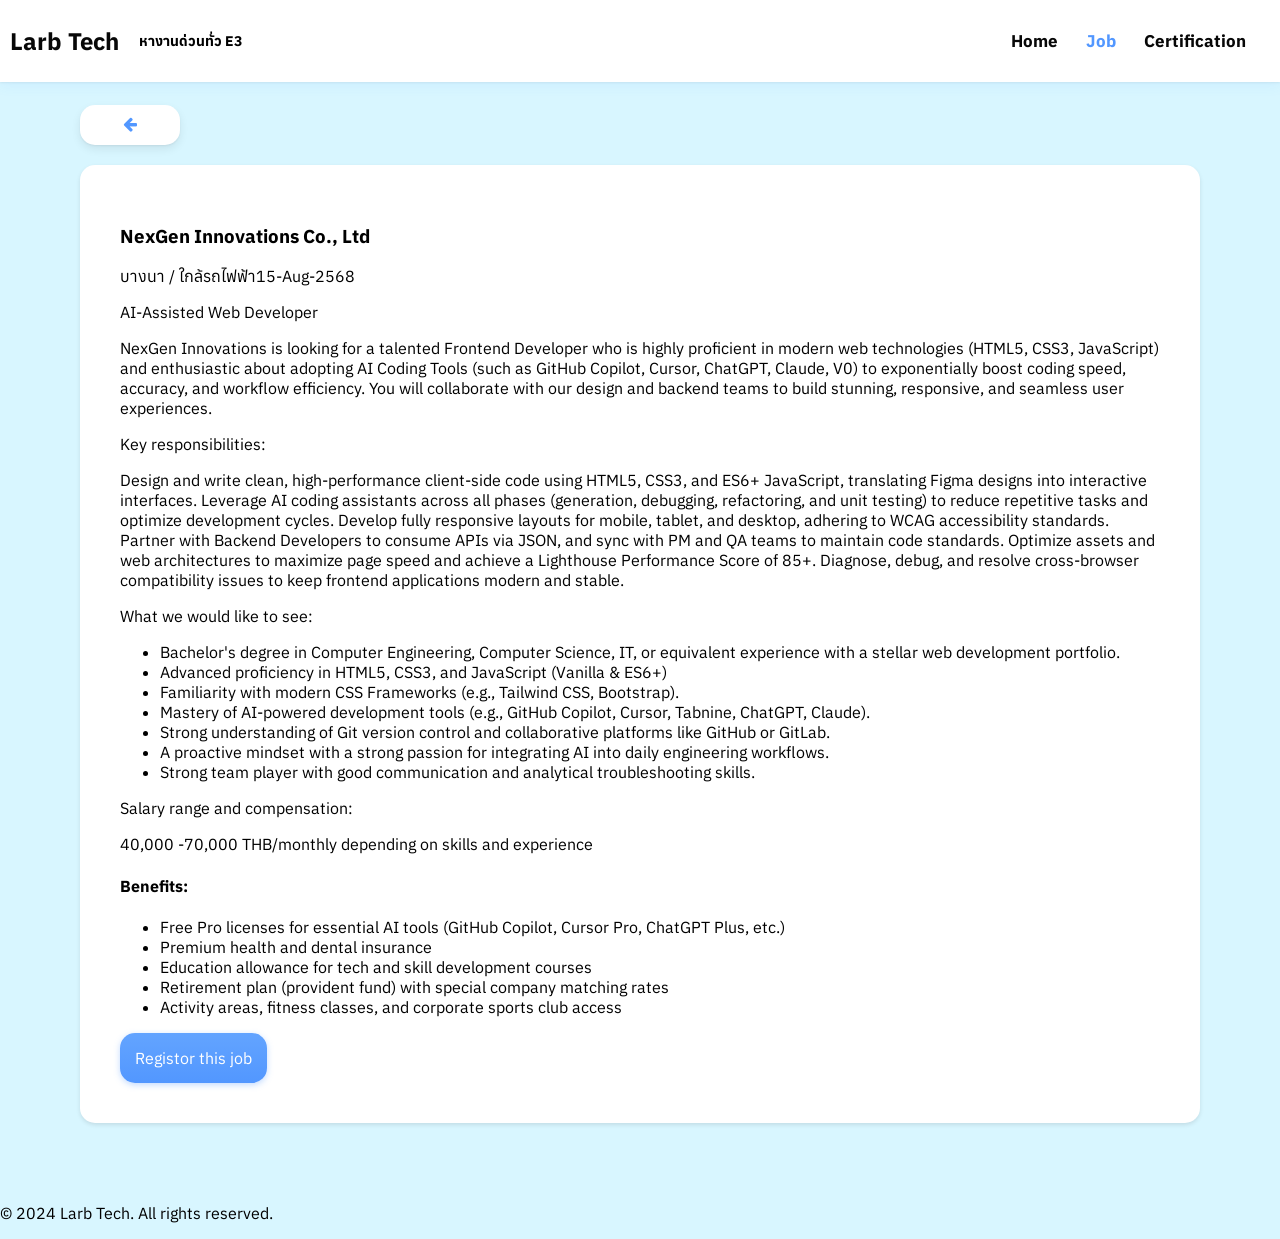
<file: job-details.html>
<!doctype html>
<html>
  <head>
    <meta charset="UTF-8" />
    <title>Larb Tech</title>
    <link rel="stylesheet" href="css\style.css" />
    <link rel="preconnect" href="https://fonts.googleapis.com" />
    <link rel="preconnect" href="https://fonts.gstatic.com" crossorigin />
    <link
      href="https://fonts.googleapis.com/css2?family=Anuphan:wght@100..700&display=swap"
      rel="stylesheet"
    />
    <link rel="stylesheet" href="https://cdnjs.cloudflare.com/ajax/libs/font-awesome/4.7.0/css/font-awesome.min.css">


  <body>
    
    <div class="header">
      <h1 class="page-title">Larb Tech</h1>
      <h3 class="page-subtitle">หางานด่วนทั่ว E3</h3>
      <div class="topnav">
        <a class="active" href="index.html">Home</a>
        <a class="job" href="job.html">Job</a>
        <a class="cert" href="cert.html">Certification</a>
      </div>
    </div>
    <div class="goback-btn-container">
      <button class="goback-btn" onclick="location.href='job.html'">
        <i class="fa fa-arrow-left" aria-hidden="true"></i>
      </button>
    </div>
    <div class="job-details-container">
    <div class="job-det-header">
    <h3>NexGen Innovations Co., Ltd</h3>
    <p>บางนา / ใกล้รถไฟฟ้า15-Aug-2568</p>
    </div>
    
    <p>AI-Assisted Web Developer</p>

    <a
      >NexGen Innovations is looking for a talented Frontend Developer who is
      highly proficient in modern web technologies (HTML5, CSS3, JavaScript) and
      enthusiastic about adopting AI Coding Tools (such as GitHub Copilot,
      Cursor, ChatGPT, Claude, V0) to exponentially boost coding speed,
      accuracy, and workflow efficiency. You will collaborate with our design
      and backend teams to build stunning, responsive, and seamless user
      experiences.</a
    >

    <p>Key responsibilities:</p>
    <a
      >Design and write clean, high-performance client-side code using HTML5,
      CSS3, and ES6+ JavaScript, translating Figma designs into interactive
      interfaces.</a
    >
    <a>
      Leverage AI coding assistants across all phases (generation, debugging,
      refactoring, and unit testing) to reduce repetitive tasks and optimize
      development cycles.
    </a>

    <a>
      Develop fully responsive layouts for mobile, tablet, and desktop, adhering
      to WCAG accessibility standards.
    </a>

    <a>
      Partner with Backend Developers to consume APIs via JSON, and sync with PM
      and QA teams to maintain code standards.
    </a>

    <a>
      Optimize assets and web architectures to maximize page speed and achieve a
      Lighthouse Performance Score of 85+.
    </a>

    <a>
      Diagnose, debug, and resolve cross-browser compatibility issues to keep
      frontend applications modern and stable.
    </a>

    <p>What we would like to see:</p>
    <ul>
      <li>
        Bachelor's degree in Computer Engineering, Computer Science, IT, or equivalent experience with a stellar
web development portfolio.
      </li>
      <li>
        Advanced proficiency in HTML5, CSS3, and JavaScript (Vanilla & ES6+)
      </li>
      <li>
        Familiarity with modern CSS Frameworks (e.g., Tailwind CSS, Bootstrap).
      </li>
      <li>
        Mastery of AI-powered development tools (e.g., GitHub Copilot, Cursor, Tabnine, ChatGPT, Claude).
      </li>
      <li>
        Strong understanding of Git version control and collaborative platforms like GitHub or GitLab.
      </li>
      <li>
        A proactive mindset with a strong passion for integrating AI into daily engineering workflows.
      </li>
      <li>
        Strong team player with good communication and analytical troubleshooting skills.

      </li>
    </ul>
    <p>Salary range and compensation:</p>
    <a>40,000 -70,000 THB/monthly depending on skills and experience</a>
    <h4>Benefits:</h4>
    <ul>
      <li>
        Free Pro licenses for essential AI tools (GitHub Copilot, Cursor Pro, ChatGPT Plus, etc.)
      </li>
      <li>Premium health and dental insurance</li>
      <li>Education allowance for tech and skill development courses</li>
      <li>Retirement plan (provident fund) with special company matching rates</li>
      <li>Activity areas, fitness classes, and corporate sports club access</li>
    </ul>

    <div class="job-regis-container">
      <button class="job-regis">
        Registor this job
      </button>

    </div>

    </div>
  </body>
  <footer>
    <p>© 2024 Larb Tech. All rights reserved.</p>
  </footer>
</html>
</file>
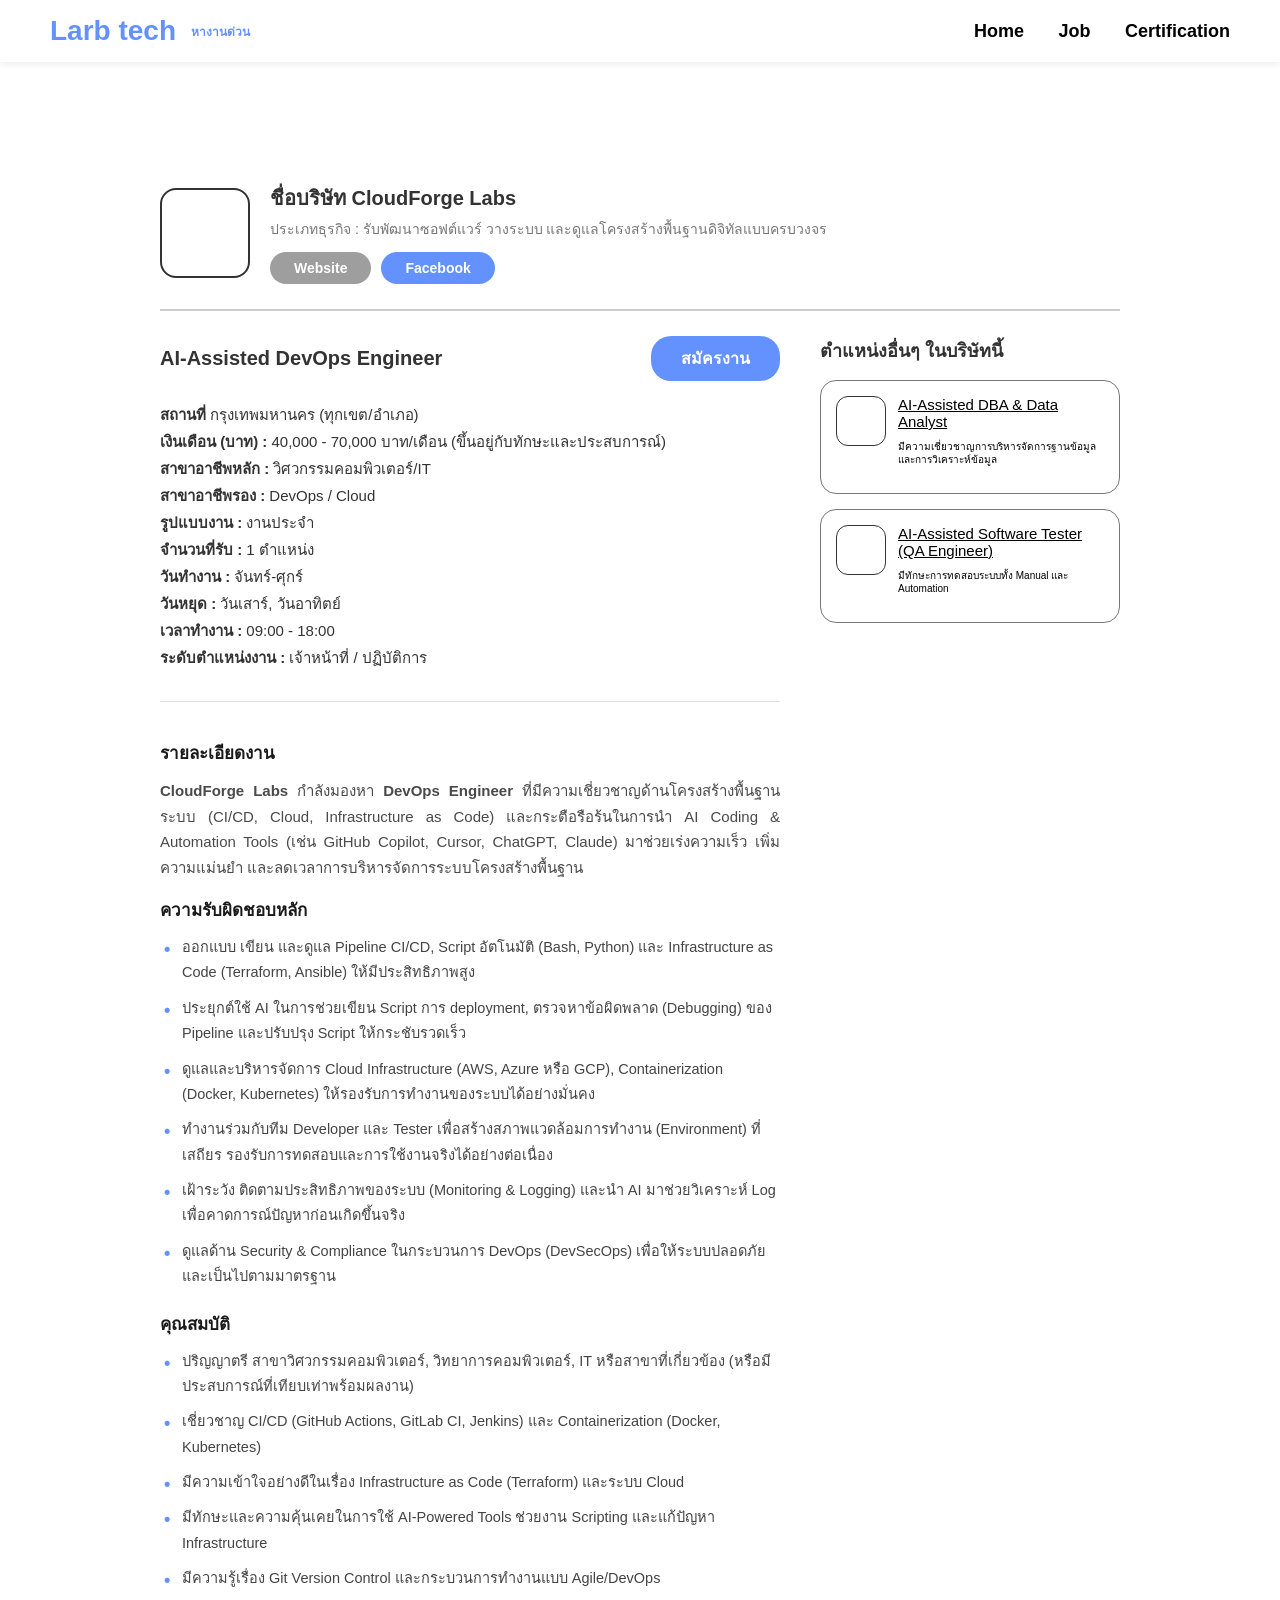
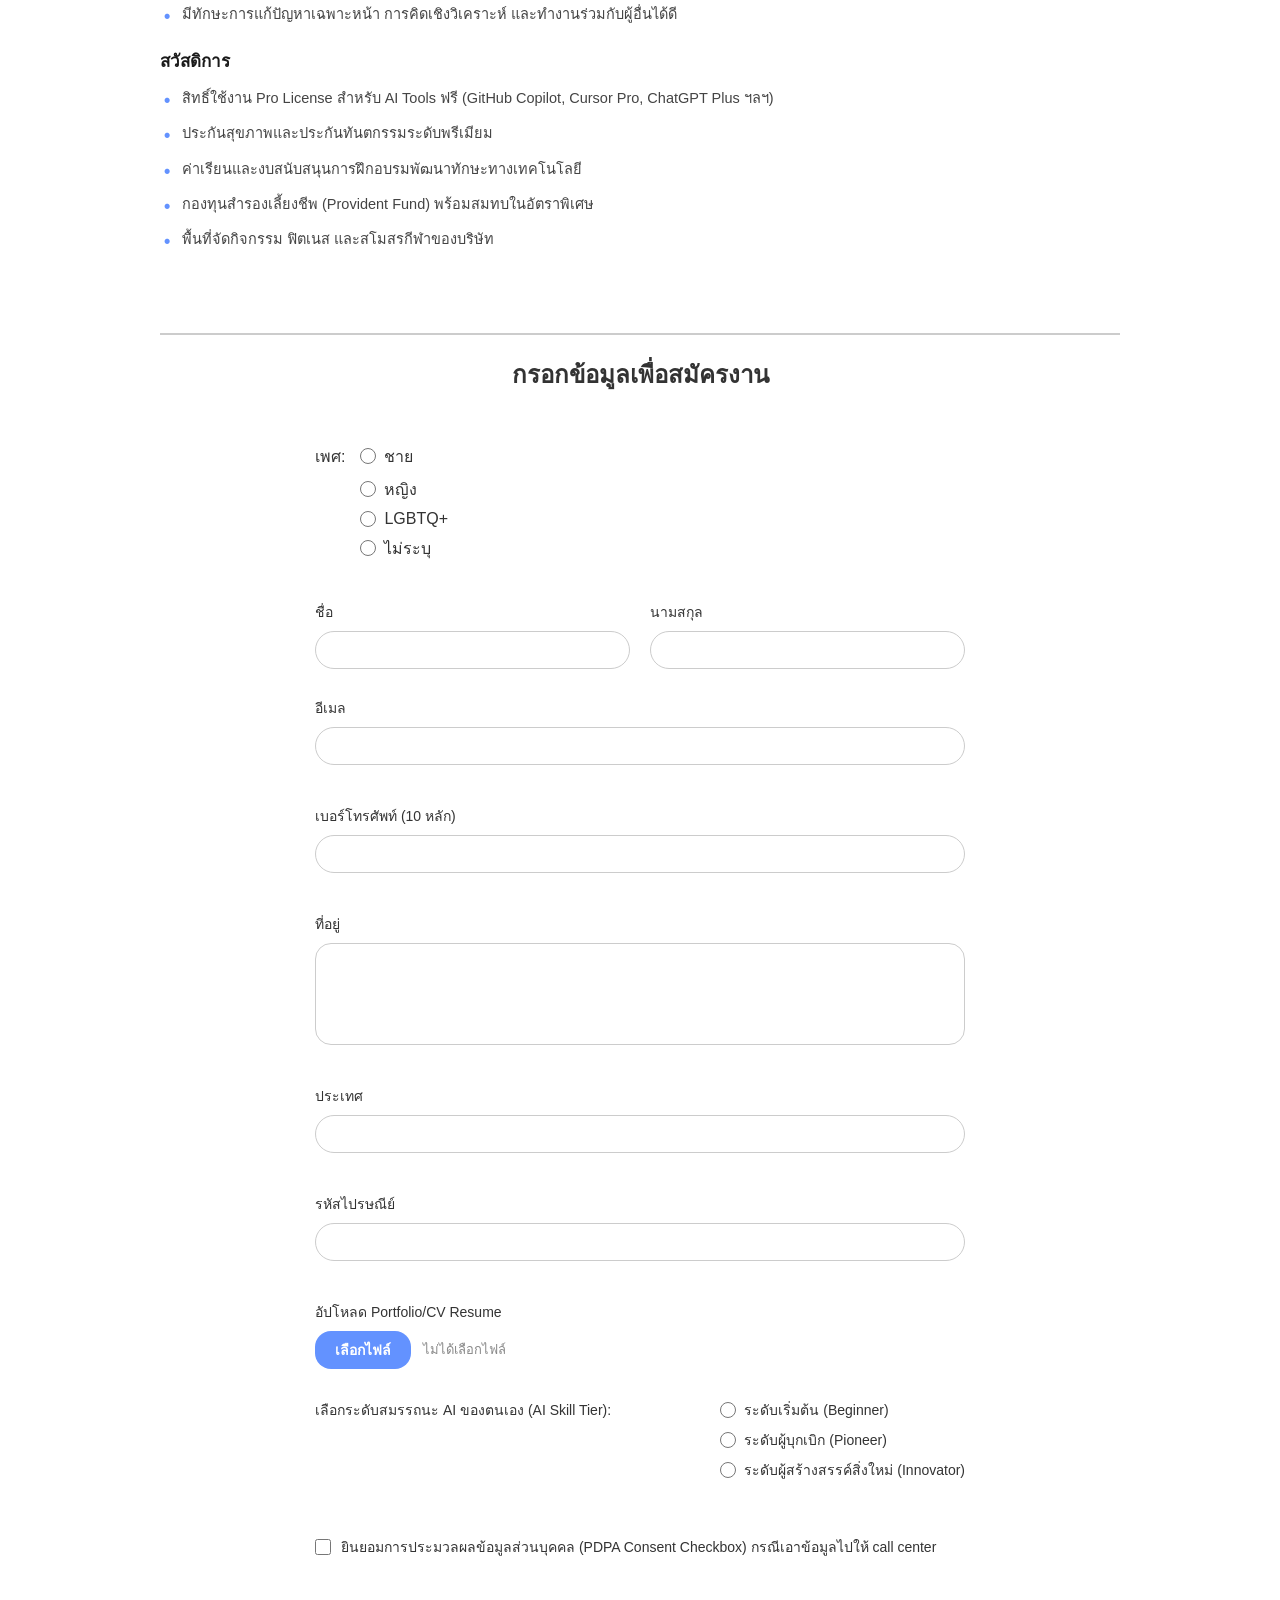
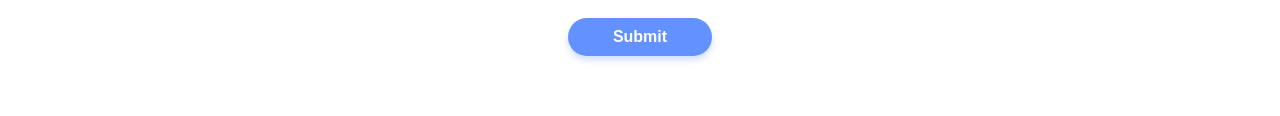
<file: job_desc.html>
<!doctype html>
<html lang="th">
  <head>
    <meta charset="UTF-8" />
    <meta name="viewport" content="width=device-width, initial-scale=1.0" />
    <title>Larb Tech - Job Detail</title>
    <link rel="stylesheet" href="/css/styles.css" />
  </head>
  <body>
    <!-- Navbar -->
    <header class="navbar">
      <div class="logo_group">
        <span class="logo">Larb tech</span>
        <span class="sub_logo">หางานด่วน<br /></span>
      </div>
      <nav class="nav_links">
        <a href="index.html">Home</a>
        <a href="job.html">Job</a>
        <a href="cert.html">Certification</a>
      </nav>
    </header>

    <!-- Main Container -->
    <main class="container">
      <!-- Header ส่วนข้อมูลบริษัท -->
      <section class="company_header">
        <div class="company_logo"></div>
        <div class="company_info">
          <h2>ชื่อบริษัท CloudForge Labs</h2>
          <p class="company_type">
            ประเภทธุรกิจ : รับพัฒนาซอฟต์แวร์ วางระบบ
            และดูแลโครงสร้างพื้นฐานดิจิทัลแบบครบวงจร
          </p>
          <div class="btn_group">
            <a
              href="https://www.youtube.com/watch?v=dQw4w9WgXcQ"
              class="btn btn_gray"
              >Website</a
            >
            <a
              href="https://www.facebook.com/watch/?v=768022441282399"
              class="btn btn_blue"
              >Facebook</a
            >
          </div>
        </div>
      </section>

      <hr class="divider" />

      <!-- ส่วนรายละเอียดงาน -->
      <div class="content_grid">
        <section>
          <div class="job_title_row">
            <h1>AI-Assisted DevOps Engineer</h1>
            <a href="#_form" class="btn btn_apply">สมัครงาน</a>
          </div>

          <ul class="job_info_list">
            <li><strong>สถานที่ </strong> กรุงเทพมหานคร (ทุกเขต/อำเภอ)</li>
            <li>
              <strong>เงินเดือน (บาท) :</strong> 40,000 - 70,000 บาท/เดือน
              (ขึ้นอยู่กับทักษะและประสบการณ์)
            </li>
            <li><strong>สาขาอาชีพหลัก :</strong> วิศวกรรมคอมพิวเตอร์/IT</li>
            <li><strong>สาขาอาชีพรอง :</strong> DevOps / Cloud</li>
            <li><strong>รูปแบบงาน :</strong> งานประจำ</li>
            <li><strong>จำนวนที่รับ :</strong> 1 ตำแหน่ง</li>
            <li><strong>วันทำงาน :</strong> จันทร์-ศุกร์</li>
            <li><strong>วันหยุด :</strong> วันเสาร์, วันอาทิตย์</li>
            <li><strong>เวลาทำงาน :</strong> 09:00 - 18:00</li>
            <li><strong>ระดับตำแหน่งงาน :</strong> เจ้าหน้าที่ / ปฏิบัติการ</li>
          </ul>

          <div class="job_detail_body">
            <h3>รายละเอียดงาน</h3>
            <p>
              <b>CloudForge Labs</b> กำลังมองหา <b>DevOps Engineer</b>
              ที่มีความเชี่ยวชาญด้านโครงสร้างพื้นฐานระบบ (CI/CD, Cloud,
              Infrastructure as Code) และกระตือรือร้นในการนำ AI Coding &
              Automation Tools (เช่น GitHub Copilot, Cursor, ChatGPT, Claude)
              มาช่วยเร่งความเร็ว เพิ่มความแม่นยำ
              และลดเวลาการบริหารจัดการระบบโครงสร้างพื้นฐาน
            </p>

            <h3>ความรับผิดชอบหลัก</h3>
            <ul>
              <li>
                ออกแบบ เขียน และดูแล Pipeline CI/CD, Script อัตโนมัติ (Bash,
                Python) และ Infrastructure as Code (Terraform, Ansible)
                ให้มีประสิทธิภาพสูง
              </li>
              <li>
                ประยุกต์ใช้ AI ในการช่วยเขียน Script การ deployment,
                ตรวจหาข้อผิดพลาด (Debugging) ของ Pipeline และปรับปรุง Script
                ให้กระชับรวดเร็ว
              </li>
              <li>
                ดูแลและบริหารจัดการ Cloud Infrastructure (AWS, Azure หรือ GCP),
                Containerization (Docker, Kubernetes)
                ให้รองรับการทำงานของระบบได้อย่างมั่นคง
              </li>
              <li>
                ทำงานร่วมกับทีม Developer และ Tester
                เพื่อสร้างสภาพแวดล้อมการทำงาน (Environment) ที่เสถียร
                รองรับการทดสอบและการใช้งานจริงได้อย่างต่อเนื่อง
              </li>
              <li>
                เฝ้าระวัง ติดตามประสิทธิภาพของระบบ (Monitoring & Logging) และนำ
                AI มาช่วยวิเคราะห์ Log เพื่อคาดการณ์ปัญหาก่อนเกิดขึ้นจริง
              </li>
              <li>
                ดูแลด้าน Security & Compliance ในกระบวนการ DevOps (DevSecOps)
                เพื่อให้ระบบปลอดภัยและเป็นไปตามมาตรฐาน
              </li>
            </ul>

            <h3>คุณสมบัติ</h3>
            <ul>
              <li>
                ปริญญาตรี สาขาวิศวกรรมคอมพิวเตอร์, วิทยาการคอมพิวเตอร์, IT
                หรือสาขาที่เกี่ยวข้อง (หรือมีประสบการณ์ที่เทียบเท่าพร้อมผลงาน)
              </li>
              <li>
                เชี่ยวชาญ CI/CD (GitHub Actions, GitLab CI, Jenkins) และ
                Containerization (Docker, Kubernetes)
              </li>
              <li>
                มีความเข้าใจอย่างดีในเรื่อง Infrastructure as Code (Terraform)
                และระบบ Cloud
              </li>
              <li>
                มีทักษะและความคุ้นเคยในการใช้ AI-Powered Tools ช่วยงาน Scripting
                และแก้ปัญหา Infrastructure
              </li>
              <li>
                มีความรู้เรื่อง Git Version Control และกระบวนการทำงานแบบ
                Agile/DevOps
              </li>
              <li>
                มีทักษะการแก้ปัญหาเฉพาะหน้า การคิดเชิงวิเคราะห์
                และทำงานร่วมกับผู้อื่นได้ดี
              </li>
            </ul>

            <h3>สวัสดิการ</h3>
            <ul>
              <li>
                สิทธิ์ใช้งาน Pro License สำหรับ AI Tools ฟรี (GitHub Copilot,
                Cursor Pro, ChatGPT Plus ฯลฯ)
              </li>
              <li>ประกันสุขภาพและประกันทันตกรรมระดับพรีเมียม</li>
              <li>ค่าเรียนและงบสนับสนุนการฝึกอบรมพัฒนาทักษะทางเทคโนโลยี</li>
              <li>
                กองทุนสำรองเลี้ยงชีพ (Provident Fund) พร้อมสมทบในอัตราพิเศษ
              </li>
              <li>พื้นที่จัดกิจกรรม ฟิตเนส และสโมสรกีฬาของบริษัท</li>
            </ul>
          </div>
        </section>

        <!-- ฝั่งด้านขวาของ page -->
        <section>
          <div>
            <aside class="sidebar">
              <h3>ตำแหน่งอื่นๆ ในบริษัทนี้</h3>
              <div class="job_card">
                <div class="job_card_logo"></div>
                <div class="job_card_title">
                  <a href="#">AI-Assisted DBA & Data Analyst</a>
                  <p class="job_card_description">
                    มีความเชี่ยวชาญการบริหารจัดการฐานข้อมูลและการวิเคราะห์ข้อมูล
                  </p>
                </div>
              </div>
            </aside>

            <aside class="sidebar">
              <div class="job_card">
                <div class="job_card_logo"></div>
                <div class="job_card_title">
                  <a href="#">AI-Assisted Software Tester (QA Engineer)</a>
                  <p class="job_card_description">
                    มีทักษะการทดสอบระบบทั้ง Manual และ Automation
                  </p>
                </div>
              </div>
            </aside>
          </div>
        </section>
      </div>
      <!-- ส่วนแบบฟอร์มสมัครงาน -->
      <section class="form_section" id="_form">
        <h2 class="form_title">กรอกข้อมูลเพื่อสมัครงาน</h2>

        <form class="form_form" id="signupForm">
          <div class="sex_group">
            <label class="radio_label">เพศ:</label>
            <div class="radio_option">
              <label class="radio_item">
                <input type="radio" id="male" name="gender" />
                <span>ชาย</span>
              </label>
              <label class="radio_item">
                <input type="radio" id="female" name="gender" />
                <span>หญิง</span>
              </label>
              <label class="radio_item">
                <input type="radio" id="lgbt" name="gender" />
                <span>LGBTQ+</span>
              </label>
              <label class="radio_item">
                <input type="radio" id="none" name="gender" />
                <span>ไม่ระบุ</span>
              </label>
            </div>
          </div>
          <div id="genderError" class="error"></div>

          <div class="form_row">
            <div class="form_group">
              <label>ชื่อ</label>
              <input
                type="text"
                id="fname"
                name="firstname"
                class="form_input"
              />
              <div id="fnameError" class="error"></div>
            </div>

            <div class="form_group">
              <label>นามสกุล</label>
              <input
                type="text"
                class="form_input"
                id="lname"
                name="lastname"
              />
              <div id="lnameError" class="error"></div>
            </div>
          </div>

          <div class="form_group">
            <label>อีเมล</label>
            <input type="email" class="form_input" id="email" name="email" />
          </div>
          <div id="emailError" class="error"></div>

          <div class="form_group">
            <label>เบอร์โทรศัพท์ (10 หลัก)</label>
            <input type="tel" class="form_input" id="phone" name="phone" />
          </div>
          <div id="phoneError" class="error"></div>

          <div class="form_group">
            <label>ที่อยู่</label>
            <textarea
              rows="5"
              class="form_input textarea_input"
              id="place"
              name="phplaceone"
            ></textarea>
          </div>
          <div id="placeError" class="error"></div>

          <div class="form_group">
            <label>ประเทศ</label>
            <input type="text" class="form_input" id="country" name="country" />
          </div>
          <div id="countryError" class="error"></div>

          <div class="form_group">
            <label>รหัสไปรษณีย์</label>
            <input type="text" class="form_input" id="zipCode" name="zipCode" />
          </div>
          <div id="zipCodeError" class="error"></div>

          <!-- อัปโหลดไฟล์ -->
          <div class="form_group">
            <label>อัปโหลด Portfolio/CV Resume</label>
            <div class="file_input">
              <label class="btn_upload">เลือกไฟล์</label>
              <span class="file_name">ไม่ได้เลือกไฟล์</span>
            </div>
          </div>

          <!-- เลือกระดับสมรรถนะ -->
          <div class="form_group radio_group">
            <label class="radio_label"
              >เลือกระดับสมรรถนะ AI ของตนเอง (AI Skill Tier):</label
            >
            <div class="radio_option">
              <label class="radio_item">
                <input
                  type="radio"
                  id="skill_tier"
                  name="skill_tier"
                  value="beginner"
                />
                <span>ระดับเริ่มต้น (Beginner)</span>
              </label>
              <label class="radio_item">
                <input
                  type="radio"
                  id="skill_tier"
                  name="skill_tier"
                  value="pioneer"
                />
                <span>ระดับผู้บุกเบิก (Pioneer)</span>
              </label>
              <label class="radio_item">
                <input
                  type="radio"
                  id="skill_tier"
                  name="skill_tier"
                  value="innovator"
                />
                <span>ระดับผู้สร้างสรรค์สิ่งใหม่ (Innovator)</span>
              </label>
            </div>
          </div>
          <div id="skill_tierError" class="error"></div>

          <!-- PDPA Checkbox -->
          <div class="form_group checkbox_group">
            <label class="checkbox_item">
              <input type="checkbox" id="pdpa_check" name="pdpa_check" />
              <span
                >ยินยอมการประมวลผลข้อมูลส่วนบุคคล (PDPA Consent Checkbox)
                กรณีเอาข้อมูลไปให้ call center</span
              >
            </label>
          </div>
          <div id="pdpaError" class="error"></div>

          <!-- ปุ่ม Submit -->
          <div class="form_submit">
            <button type="submit" class="btn_submit" value="Submit">
              Submit
            </button>
          </div>
          <div id="result"></div>

          <!-- pop up แสดงข้อความสำเร็จ -->
          <div id="successpopUp" class="popUp">
            <div class="popUp_window">
              <h2 class="popUp_title">สมัครสำเร็จ!</h2>
              <p class="popUp_text">
                ขอบคุณที่ให้ความสนใจ เราจะติดต่อกลับโดยเร็วที่สุด
              </p>
              <button type="button" id="closepopUpBtn" class="btn_popUp_close">
                ปิด
              </button>
            </div>
          </div>
        </form>
      </section>
    </main>
    <script src="./js/form_validation.js"></script>
  </body>
</html>
</file>
<file: css/styles.css>
* {
  box-sizing: border-box;
  margin: 0;
  padding: 0;
  font-family: "Segoe UI", Tahoma, Geneva, Verdana, sans-serif;
}

html {
  scroll-behavior: smooth;
}

.header {
  display: flex;
  align-items: center;
  font-family: "Anuphan", sans-serif;
  font-size: 24px;
  font-weight: bold;
  background-color: #ffffff;
  padding: 10px;
  gap: 20px;
  position: fixed;
  top: 0;
  left: 0;
  width: 100%;
  box-sizing: border-box;
  z-index: 1000;
  box-shadow: 0px 1px 2px rgba(0, 0, 0, 0.06), 0px 4px 12px rgba(82, 151, 255, 0.08);
}

.page-title {
  background-color: #ffffff;
  margin: 0;
  padding: 0;
  float: left;
  color: #070707;
  font-size: 24px;
  text-decoration: none;
}

.page-subtitle {
  background-color: #ffffff;
  margin-left: 20px;
  padding: 0;
  margin: 0;
  float: left;
  color: #000000;
  font-size: 14px;
}

.topnav {
  display: flex;
  align-items: center;
  margin-left: auto;
  padding: 10px;
  background-color: #ffffff;
}

.topnav a {
  float: right;
  color: #070707;
  text-align: center;
  padding: 10px 14px;
  text-decoration: none;
  font-size: 17px;
  font-family: Arial, Helvetica, sans-serif;
  font-weight: bold;
  border-radius: 10px;
  transition: background-color 0.2s ease, color 0.2s ease, transform 0.2s ease;
}

.topnav a:hover {
  background-color: #eef8ff;
  color: #5297ff;
  transform: translateY(-1px);
}

.topnav a.job {
  background-color: #ffffff;
  color: rgb(139, 222, 255);
  font-weight: bold;
  font-family: Arial, Helvetica, sans-serif;
}

body {
  background-color: #ffffff;
  color: #333333;
}

.navbar {
  display: flex;
  justify-content: space-between;
  align-items: center;
  padding: 15px 50px;
  background-color: #ffffff;
  box-shadow: 0 4px 6px rgba(0, 0, 0, 0.05);
}

.logo_group {
  display: flex;
  align-items: center;
  gap: 15px;
}

.logo {
  font-size: 28px;
  font-weight: bold;
  color: #6392ff;
}

.sub_logo {
  font-size: 12px;
  color: #6392ff;
  font-weight: bold;
}

.nav_links a {
  margin-left: 30px;
  text-decoration: none;
  font-size: 18px;
  font-weight: bold;
  color: #000000;
}

.container {
  max-width: 1000px;
  margin: 40px auto;
  margin-top: 120px;
  padding: 0 20px;
}

.company_header {
  display: flex;
  align-items: center;
  gap: 20px;
}

.company_logo {
  width: 90px;
  height: 90px;
  border: 2px solid #333333;
  border-radius: 16px;
  overflow: hidden;
}

.company_logo img {
  width: 100%;
  height: 100%;
  object-fit: cover;
}

.company_info h2 {
  font-size: 20px;
  margin-bottom: 4px;
}

.company_type {
  font-size: 14px;
  color: #777777;
  margin-bottom: 12px;
}

.btn_group {
  display: flex;
  gap: 10px;
}

.btn {
  display: inline-block;
  padding: 8px 24px;
  border-radius: 20px;
  text-decoration: none;
  font-weight: bold;
  font-size: 14px;
  border: none;
  cursor: pointer;
}

.btn_gray {
  background-color: #9e9e9e;
  color: #ffffff;
}

.btn_blue {
  background-color: #6392ff;
  color: #ffffff;
}

.divider {
  margin: 25px 0;
  border: none;
  border-top: 2px solid #cccccc;
}

.content_grid {
  display: grid;
  grid-template-columns: 1fr 300px;
  gap: 40px;
}

/* ชื่อ ตำแหน่งงาน */
.job_title_row {
  display: flex;
  justify-content: space-between;
  align-items: center;
  margin-bottom: 20px;
}

.job_title_row h1 {
  font-size: 20px;
}

.btn_apply {
  background-color: #6392ff;
  color: #ffffff;
  padding: 10px 30px;
  border-radius: 20px;
  font-size: 16px;
}

/* list ในตำแหน่งงาน */
.job_info_list {
  list-style: none;
  line-height: 1.8;
  font-size: 15px;
}

/* ส่วนของ job detail */
.job_detail_body {
  margin-top: 30px;
  padding-top: 25px;
  border-top: 1px solid #e0e0e0;
}

.job_detail_body h3 {
  font-size: 17px;
  font-weight: 700;
  color: #1a1a1a;
  margin-top: 12px;
  margin-bottom: 12px;
  display: flex;
  align-items: center;
}

.job_detail_body p {
  font-size: 15px;
  line-height: 1.7;
  color: #4a4a4a;
  margin-bottom: 16px;
  text-align: justify;
}

.job_detail_body ul {
  list-style-type: none;
  padding-left: 0;
  margin-bottom: 20px;
}

.job_detail_body ul li {
  position: relative;
  font-size: 14.5px;
  line-height: 1.75;
  color: #444444;
  padding-left: 22px;
  margin-bottom: 10px;
}

.job_detail_body ul li::before {
  content: "•";
  color: #6392ff;
  font-size: 18px;
  font-weight: bold;
  position: absolute;
  left: 4px;
  top: -1px;
}

/* ฝั่งด้านขวา */
.sidebar {
  margin-bottom: 15px;
}

.sidebar h3 {
  font-size: 18px;
  margin-bottom: 15px;
}

.job_card {
  border: 1px solid #777777;
  border-radius: 16px;
  padding: 15px;
  display: flex;
  gap: 12px;
}

.job_card_link {
  text-decoration: none;
  color: inherit;
  display: block;
}

.job_card {
  cursor: pointer;
  transition: all 0.2s ease-in-out;
}

.job_card_link:hover .job_card {
  transform: translateY(-2px);
  box-shadow: 0 4px 12px rgba(0, 0, 0, 0.1);
}

.job_card_link:hover .job_card_name {
  color: #0056b3;
}

.job_card_logo {
  width: 50px;
  height: 50px;
  border: 1px solid #333333;
  border-radius: 12px;
  flex-shrink: 0;
  overflow: hidden;
}

.job_card_logo img {
  width: 100%;
  height: 100%;
  object-fit: cover;
}

.job_card_description {
  font-size: 10px;
  color: #6392ff;
  line-height: 1.3;
  margin-bottom: 12px;
}

.job_card_title a {
  display: flex;
  justify-content: space-between;
  align-items: center;
  font-size: 15px;
  margin-bottom: 10px;
  color: #000000;
}

.job_card_title p {
  color: #000000;
}

/* ส่วนแบบฟอร์มสมัครงาน */

.form_section {
  margin-top: 60px;
  padding-top: 20px;
  border-top: 2px solid #cccccc;
}

.form_title {
  text-align: center;
  font-size: 24px;
  font-weight: bold;
  margin-bottom: 40px;
}

.form_form {
  max-width: 650px;
  margin: 0 auto;
  display: flex;
  flex-direction: column;
  gap: 20px;
}

.form_group {
  display: flex;
  flex-direction: column;
  gap: 8px;
}

.form_group label {
  font-size: 14px;
  color: #333333;
}

.form_row {
  display: grid;
  grid-template-columns: 1fr 1fr;
  gap: 20px;
}

.field_short {
  width: 50%;
}

.form_input {
  width: 100%;
  padding: 10px 16px;
  border: 1px solid #cccccc;
  border-radius: 20px;
  font-size: 14px;
  outline: none;
  transition: border-color 0.2s;
}

.form_input:focus {
  border-color: #6392ff;
}

.textarea_input {
  border-radius: 16px;
  resize: none;
}

/* อัปโหลด port */
.file_input {
  display: flex;
  align-items: center;
  gap: 12px;
}

.btn_upload {
  color: #ffffff !important;
  background-color: #6392ff;
  padding: 8px 20px;
  border-radius: 16px;
  font-size: 14px;
  font-weight: bold;
  cursor: pointer;
  display: inline-block;
}

.file_name {
  font-size: 13px;
  color: #888888;
}

.sex_group {
  display: flex;
  flex-direction: row;
  justify-content: flex-start;
  align-items: flex-start;
  gap: 15px;
  margin-top: 10px;
}

/* เลือกระดับสมรรถนะ */
.radio_group {
  display: flex;
  flex-direction: row;
  justify-content: space-between;
  align-items: flex-start;
  margin-top: 10px;
}

.radio_label {
  font-size: 16px;
  color: #333333;
}

.radio_option {
  display: flex;
  flex-direction: column;
  gap: 8px;
}

.radio_item {
  display: flex;
  align-items: center;
  gap: 8px;
  cursor: pointer;
}

.radio_item input[type="radio"] {
  accent-color: #6392ff;
  width: 16px;
  height: 16px;
  cursor: pointer;
}

.radio_text {
  font-size: 14px;
  color: #888888;
}

/* check box ของ pdpa */
.checkbox_group {
  margin-top: 15px;
}

.checkbox_item {
  display: flex;
  align-items: center;
  gap: 10px;
  font-size: 13px;
  color: #333333;
  cursor: pointer;
}

.checkbox_item input[type="checkbox"] {
  accent-color: #6392ff;
  width: 16px;
  height: 16px;
  cursor: pointer;
}

/* Submit Button */
.form_submit {
  display: flex;
  justify-content: center;
  margin-top: 20px;
}

.btn_submit {
  background-color: #6392ff;
  color: #ffffff;
  border: none;
  padding: 10px 45px;
  border-radius: 20px;
  font-size: 16px;
  font-weight: bold;
  cursor: pointer;
  box-shadow: 0 4px 6px rgba(99, 146, 255, 0.3);
  transition: opacity 0.2s;
}

.btn_submit:hover {
  opacity: 0.9;
}

/* error */
.error {
  color: red;
  margin-top: -10px;
  margin-bottom: 10px;
}

/* Pop up ข้อความ */
.popUp {
  display: none;
  position: fixed;
  z-index: 1000;
  left: 0;
  top: 0;
  width: 100%;
  height: 100%;
  background-color: rgba(0, 0, 0, 0.4);
  justify-content: center;
  align-items: center;
}

.popUp_window {
  background-color: #ffffff;
  padding: 35px 30px;
  border-radius: 16px;
  box-shadow: 0 10px 25px rgba(0, 0, 0, 0.15);
  text-align: center;
  max-width: 420px;
  width: 90%;
  animation: fadeIn 0.3s ease-in-out;
}

.popUp_title {
  color: #28a745;
  font-size: 26px;
  font-weight: 800;
  margin-bottom: 16px;
}

.popUp_text {
  color: #333333;
  font-size: 16px;
  margin-bottom: 25px;
  line-height: 1.5;
}

.btn_popUp_close {
  background-color: #2563eb;
  color: #ffffff;
  border: none;
  padding: 10px 32px;
  font-size: 16px;
  font-weight: bold;
  border-radius: 10px;
  cursor: pointer;
  transition: background-color 0.2s;
}

.btn_popUp_close:hover {
  background-color: #1d4ed8;
}

.popUp.show {
  display: flex;
}

@keyframes fadeIn {
  from {
    opacity: 0;
    transform: translateY(-10px);
  }
  to {
    opacity: 1;
    transform: translateY(0);
  }
}
</file>
